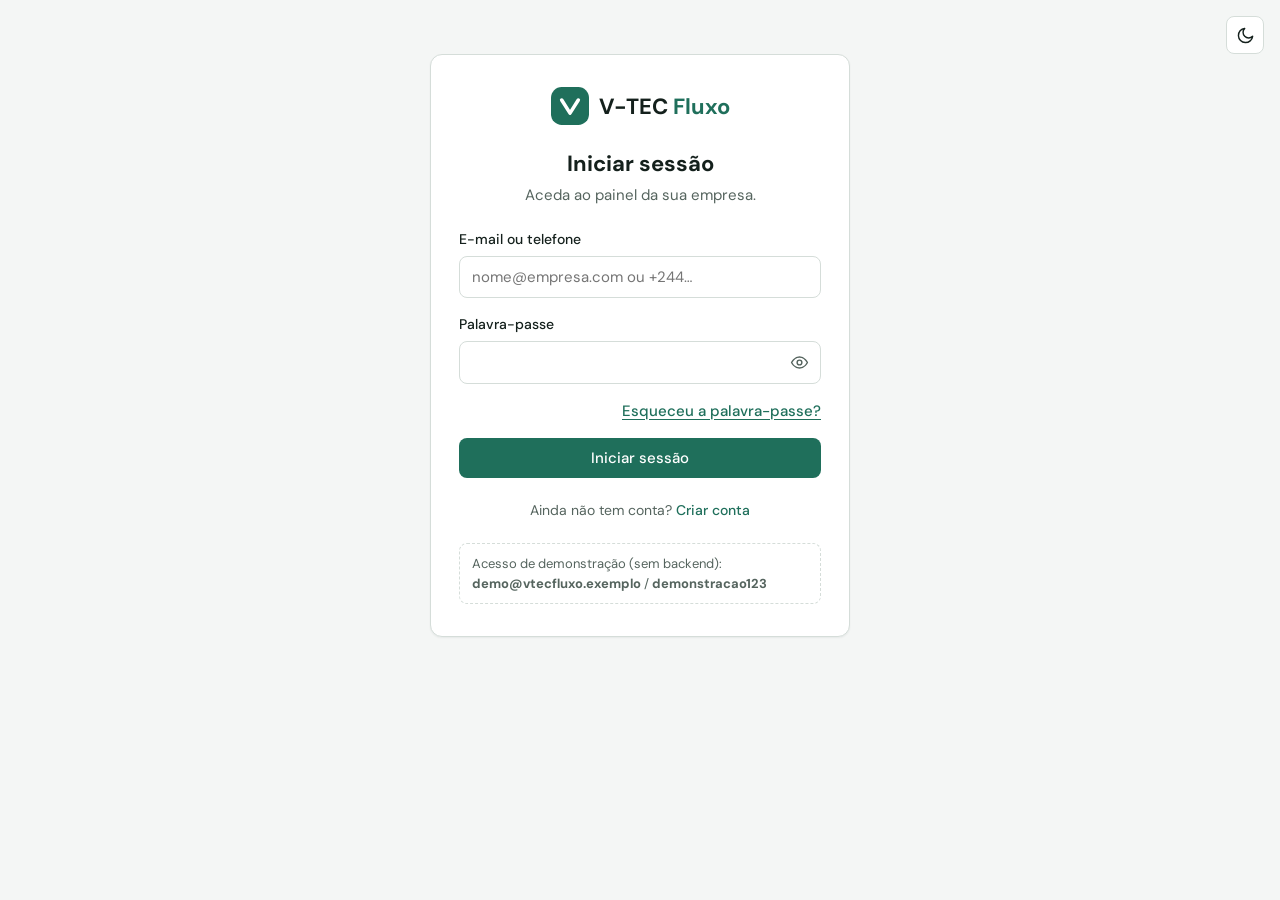
<file: index.html>
<!DOCTYPE html>
<html lang="pt-PT">

<head>
  <meta charset="utf-8">
  <meta name="viewport" content="width=device-width, initial-scale=1">
  <title>Iniciar sessão — V-TEC Fluxo</title>
  <link rel="preconnect" href="https://fonts.googleapis.com">
  <link rel="preconnect" href="https://fonts.gstatic.com" crossorigin>
  <link href="https://fonts.googleapis.com/css2?family=DM+Sans:opsz,wght@9..40,400;9..40,500;9..40,700&display=swap"
    rel="stylesheet">
  <script src="js/tema.js"></script>
  <link rel="stylesheet" href="css/variaveis.css">
  <link rel="stylesheet" href="css/layout.css">
  <link rel="stylesheet" href="css/componentes.css">
  <link rel="stylesheet" href="css/autenticacao.css">
</head>

<body class="pagina-autenticacao">
  <button type="button" class="botao-icone autenticacao__tema" id="botao-tema"></button>
  <main class="autenticacao cartao" style="padding:32px 28px">
    <a class="marca" href="index.html"><svg viewBox="0 0 32 32" aria-hidden="true">
        <rect width="32" height="32" rx="9" fill="currentColor" />
        <path d="M9 11l7 11 7-11" fill="none" stroke="var(--sobre-destaque)" stroke-width="3" stroke-linecap="round"
          stroke-linejoin="round" />
      </svg><span class="marca__nome">V-TEC <span>Fluxo</span></span></a>
    <div class="autenticacao__cabecalho">
      <h1>Iniciar sessão</h1>
      <p>Aceda ao painel da sua empresa.</p>
    </div>
    <form id="formulario-autenticacao" novalidate>
      <div id="alerta-autenticacao" class="alerta-erro" role="alert" hidden></div>
      <div class="campo"><label for="campo-email">E-mail ou telefone</label><input type="text" id="campo-email"
          autocomplete="username" inputmode="email" placeholder="nome@empresa.com ou +244…"></div>
      <div class="campo"><label for="campo-senha">Palavra-passe</label>
        <div class="campo-senha"><input type="password" id="campo-senha" autocomplete="current-password"
            required><button type="button" id="botao-ver-senha" aria-label="Mostrar palavra-passe"></button></div>
      </div>
      <div class="autenticacao__linha"><button type="button" class="ligacao" id="botao-recuperar-senha">Esqueceu a
          palavra-passe?</button></div>
      <button type="submit" class="botao botao--primario" id="botao-entrar">Iniciar sessão</button>
    </form>
    <p class="autenticacao__rodape">Ainda não tem conta? <a class="ligacao" href="cadastro.html">Criar conta</a></p>
    <p class="nota">Acesso de demonstração (sem backend): <strong>demo@vtecfluxo.exemplo</strong> /
      <strong>demonstracao123</strong></p>
  </main>
  <script src="js/dados-demonstrativos.js"></script>
  <script src="js/componentes.js"></script>
  <script src="js/validacao.js"></script>
  <script src="js/autenticacao.js"></script>
</body>

</html>
</file>
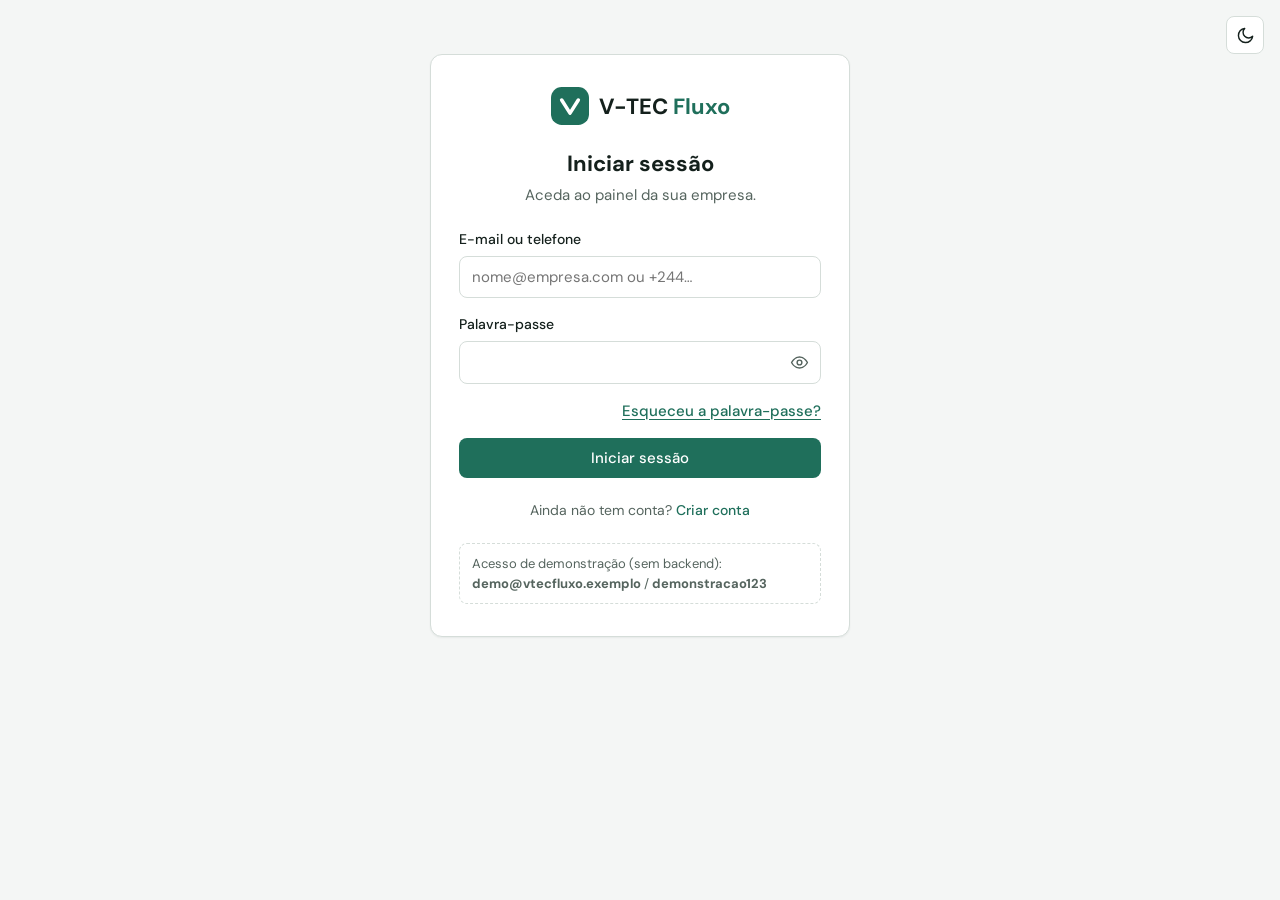
<file: assinaturas.html>
<!DOCTYPE html>
<html lang="pt-PT">

<head>
  <meta charset="utf-8">
  <meta name="viewport" content="width=device-width, initial-scale=1">
  <title>Assinaturas — V-TEC Fluxo</title>
  <link rel="preconnect" href="https://fonts.googleapis.com">
  <link rel="preconnect" href="https://fonts.gstatic.com" crossorigin>
  <link href="https://fonts.googleapis.com/css2?family=DM+Sans:opsz,wght@9..40,400;9..40,500;9..40,700&display=swap"
    rel="stylesheet">
  <script src="js/tema.js"></script>
  <link rel="stylesheet" href="css/variaveis.css">
  <link rel="stylesheet" href="css/layout.css">
  <link rel="stylesheet" href="css/componentes.css">
</head>

<body data-pagina="assinaturas" data-titulo="Assinaturas">
  <main id="conteudo-principal" tabindex="-1">
    <section class="indicadores" id="indicadores-assinatura" aria-label="Resumo da assinatura"></section>
    <section class="cartao cartao--tabela" style="margin-bottom:20px" aria-labelledby="titulo-historico-assinaturas">
      <div style="padding:20px 20px 12px">
        <h2 class="cartao__titulo" id="titulo-historico-assinaturas">Histórico de assinaturas</h2>
        <p class="cartao__texto" style="margin:0">Os planos que já contratou na plataforma.</p>
      </div>
      <table class="tabela">
        <thead>
          <tr>
            <th>Referência</th>
            <th>Plano</th>
            <th>Período</th>
            <th>Valor mensal</th>
            <th>Estado</th>
          </tr>
        </thead>
        <tbody id="corpo-historico-assinaturas"></tbody>
      </table>
    </section>
    <section class="cartao cartao--tabela" aria-labelledby="titulo-historico-pagamentos">
      <div style="padding:20px 20px 12px">
        <h2 class="cartao__titulo" id="titulo-historico-pagamentos">Histórico de pagamentos</h2>
        <p class="cartao__texto" style="margin:0 0 14px">Todos os pagamentos dos planos da plataforma.</p>
        <div class="separadores" id="separadores-pagamentos" role="group" aria-label="Filtrar pagamentos"><button
            type="button" data-filtro="todos" aria-pressed="true">Todos</button><button type="button" data-filtro="pago"
            aria-pressed="false">Pagos</button><button type="button" data-filtro="pendente"
            aria-pressed="false">Pendentes</button><button type="button" data-filtro="falhado"
            aria-pressed="false">Falhados</button></div>
      </div>
      <table class="tabela" id="tabela-pagamentos">
        <thead>
          <tr>
            <th>Referência</th>
            <th>Data</th>
            <th>Plano</th>
            <th>Valor</th>
            <th>Estado</th>
          </tr>
        </thead>
        <tbody id="corpo-historico-pagamentos"></tbody>
      </table>
      <div class="estado-vazio" id="vazio-pagamentos" hidden></div>
      <p class="nota" style="margin:0 20px 20px">Recibos e faturas serão disponibilizados quando o serviço de pagamentos
        for integrado.</p>
    </section>
  </main>
  <script src="js/dados-demonstrativos.js"></script>
  <script src="js/componentes.js"></script>
  <script src="js/assinaturas.js"></script>
</body>

</html>
</file>
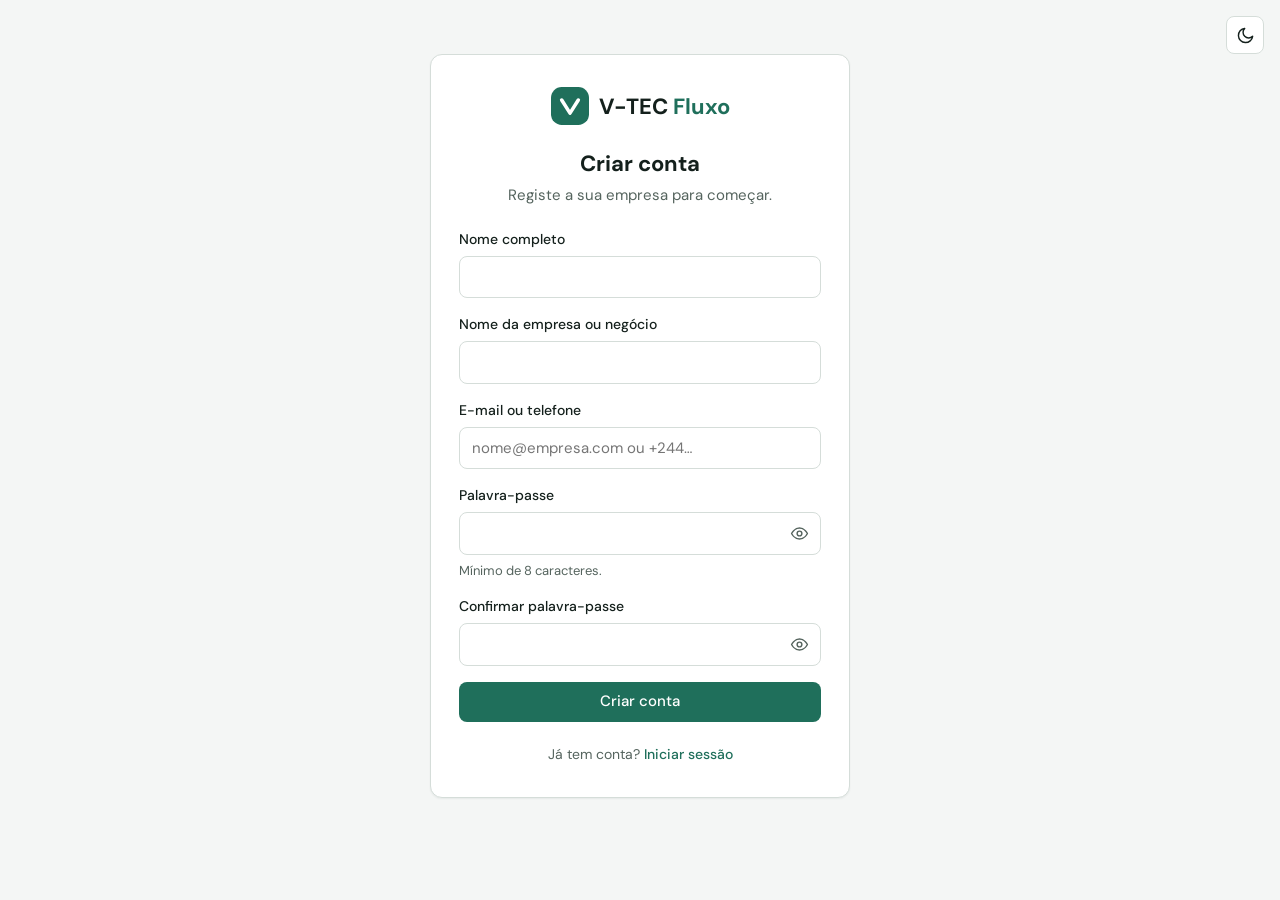
<file: cadastro.html>
<!DOCTYPE html>
<html lang="pt-PT">

<head>
  <meta charset="utf-8">
  <meta name="viewport" content="width=device-width, initial-scale=1">
  <title>Criar conta — V-TEC Fluxo</title>
  <link rel="preconnect" href="https://fonts.googleapis.com">
  <link rel="preconnect" href="https://fonts.gstatic.com" crossorigin>
  <link href="https://fonts.googleapis.com/css2?family=DM+Sans:opsz,wght@9..40,400;9..40,500;9..40,700&display=swap"
    rel="stylesheet">
  <script src="js/tema.js"></script>
  <link rel="stylesheet" href="css/variaveis.css">
  <link rel="stylesheet" href="css/layout.css">
  <link rel="stylesheet" href="css/componentes.css">
  <link rel="stylesheet" href="css/autenticacao.css">
</head>

<body class="pagina-autenticacao">
  <button type="button" class="botao-icone autenticacao__tema" id="botao-tema"></button>
  <main class="autenticacao cartao" style="padding:32px 28px">
    <a class="marca" href="index.html"><svg viewBox="0 0 32 32" aria-hidden="true">
        <rect width="32" height="32" rx="9" fill="currentColor" />
        <path d="M9 11l7 11 7-11" fill="none" stroke="var(--sobre-destaque)" stroke-width="3" stroke-linecap="round"
          stroke-linejoin="round" />
      </svg><span class="marca__nome">V-TEC <span>Fluxo</span></span></a>
    <div class="autenticacao__cabecalho">
      <h1>Criar conta</h1>
      <p>Registe a sua empresa para começar.</p>
    </div>
    <form id="formulario-cadastro" novalidate>
      <div id="alerta-cadastro" class="alerta-erro" role="alert" hidden>Corrija os campos assinalados para continuar.
      </div>
      <div id="aviso-cadastro" class="alerta-informacao" role="status" hidden>Os dados estão válidos, mas a conta ainda
        não foi criada: o registo será ligado ao backend numa fase futura.</div>
      <div class="campo"><label for="campo-nome-completo">Nome completo</label><input type="text"
          id="campo-nome-completo" autocomplete="name" aria-describedby="erro-nome-completo"><span class="campo__erro"
          id="erro-nome-completo" hidden></span></div>
      <div class="campo"><label for="campo-nome-empresa">Nome da empresa ou negócio</label><input type="text"
          id="campo-nome-empresa" autocomplete="organization" aria-describedby="erro-nome-empresa"><span
          class="campo__erro" id="erro-nome-empresa" hidden></span></div>
      <div class="campo"><label for="campo-identificador">E-mail ou telefone</label><input type="text"
          id="campo-identificador" autocomplete="username" inputmode="email" placeholder="nome@empresa.com ou +244…"
          aria-describedby="erro-identificador"><span class="campo__erro" id="erro-identificador" hidden></span></div>
      <div class="campo"><label for="campo-nova-senha">Palavra-passe</label>
        <div class="campo-senha"><input type="password" id="campo-nova-senha" autocomplete="new-password"
            data-rotulo="a palavra-passe" aria-describedby="ajuda-senha erro-nova-senha"><button type="button"
            data-alternar-senha="campo-nova-senha" aria-label="Mostrar a palavra-passe"></button></div><span
          class="campo__ajuda" id="ajuda-senha">Mínimo de 8 caracteres.</span><span class="campo__erro"
          id="erro-nova-senha" hidden></span>
      </div>
      <div class="campo"><label for="campo-confirmar-senha">Confirmar palavra-passe</label>
        <div class="campo-senha"><input type="password" id="campo-confirmar-senha" autocomplete="new-password"
            data-rotulo="a confirmação" aria-describedby="erro-confirmar-senha"><button type="button"
            data-alternar-senha="campo-confirmar-senha" aria-label="Mostrar a confirmação"></button></div><span
          class="campo__erro" id="erro-confirmar-senha" hidden></span>
      </div>
      <button type="submit" class="botao botao--primario">Criar conta</button>
    </form>
    <p class="autenticacao__rodape">Já tem conta? <a class="ligacao" href="index.html">Iniciar sessão</a></p>
  </main>
  <script src="js/dados-demonstrativos.js"></script>
  <script src="js/componentes.js"></script>
  <script src="js/validacao.js"></script>
  <script src="js/cadastro.js"></script>
</body>

</html>
</file>
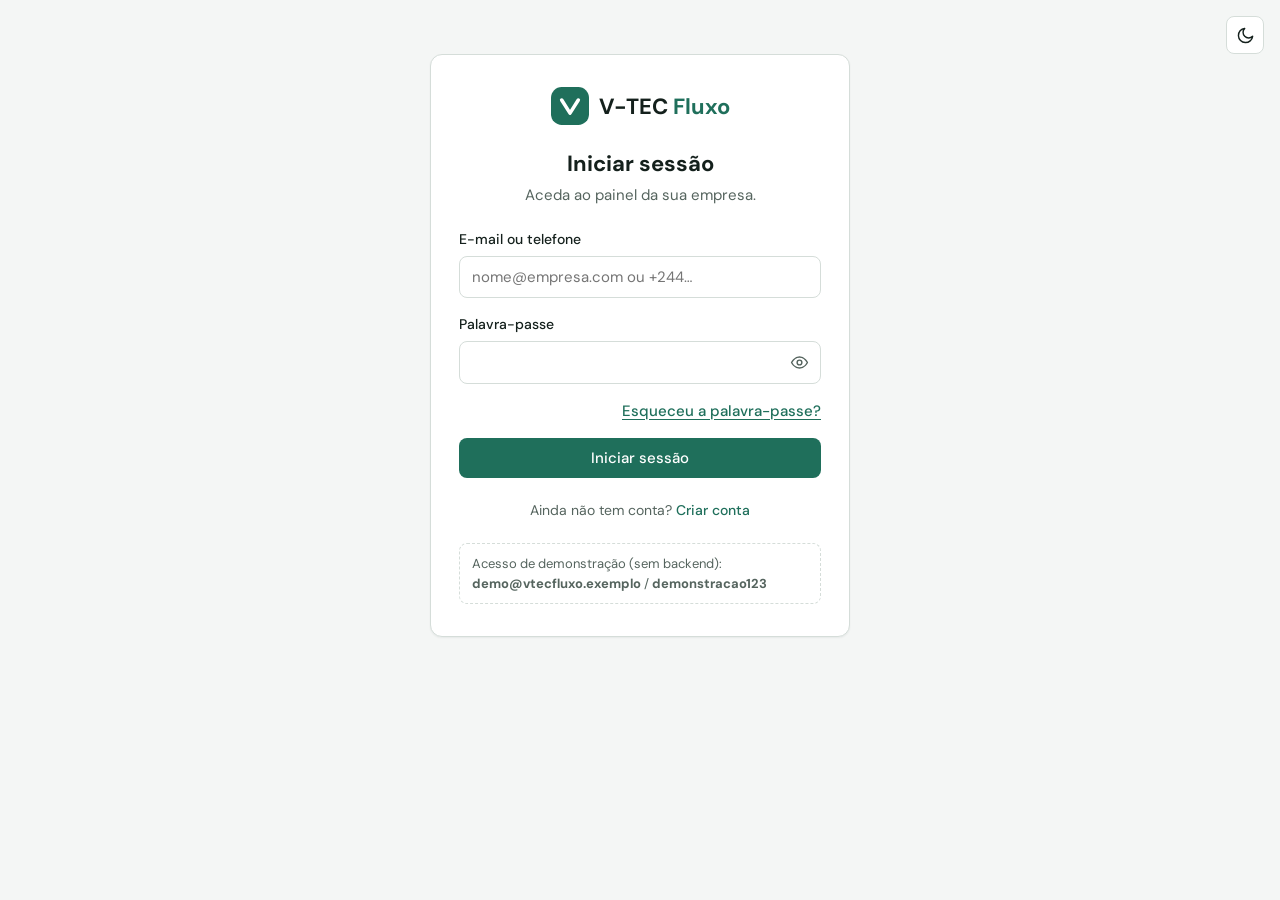
<file: catalogo.html>
<!DOCTYPE html>
<html lang="pt-PT">

<head>
  <meta charset="utf-8">
  <meta name="viewport" content="width=device-width, initial-scale=1">
  <title>Catálogo — V-TEC Fluxo</title>
  <link rel="preconnect" href="https://fonts.googleapis.com">
  <link rel="preconnect" href="https://fonts.gstatic.com" crossorigin>
  <link href="https://fonts.googleapis.com/css2?family=DM+Sans:opsz,wght@9..40,400;9..40,500;9..40,700&display=swap"
    rel="stylesheet">
  <script src="js/tema.js"></script>
  <link rel="stylesheet" href="css/variaveis.css">
  <link rel="stylesheet" href="css/layout.css">
  <link rel="stylesheet" href="css/componentes.css">
</head>

<body data-pagina="catalogo" data-titulo="Catálogo">
  <main id="conteudo-principal" tabindex="-1">
    <div class="barra-ferramentas">
      <div class="campo campo--pesquisa"><label class="visualmente-oculto" for="pesquisa-produtos">Pesquisar
          produtos</label><input type="search" id="pesquisa-produtos" placeholder="Pesquisar produto"></div>
      <div class="separadores" id="separadores-produtos" role="group" aria-label="Filtrar produtos"><button
          type="button" data-filtro="todos" aria-pressed="true">Todos</button><button type="button"
          data-filtro="disponiveis" aria-pressed="false">Disponíveis</button><button type="button"
          data-filtro="esgotados" aria-pressed="false">Esgotados</button></div>
      <div class="barra-ferramentas__acao"><button type="button" class="botao botao--primario"
          id="botao-adicionar-produto"><svg viewBox="0 0 24 24" fill="none" stroke="currentColor" stroke-width="1.8"
            stroke-linecap="round" aria-hidden="true">
            <path d="M12 5v14M5 12h14" />
          </svg>Adicionar produto</button></div>
    </div>
    <div class="grelha-produtos" id="grelha-produtos"></div>
  </main>
  <script src="js/dados-demonstrativos.js"></script>
  <script src="js/componentes.js"></script>
  <script src="js/catalogo.js"></script>
</body>

</html>
</file>
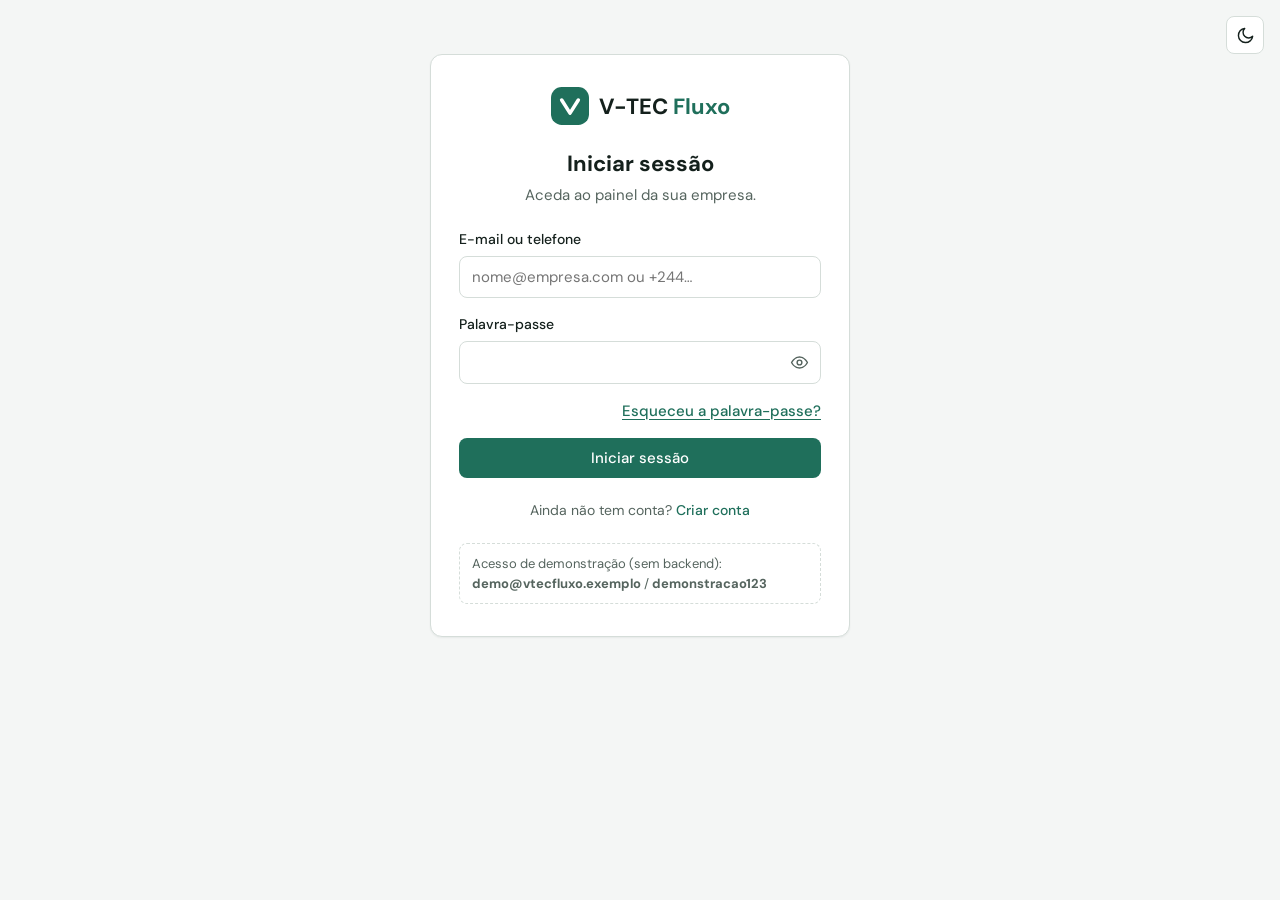
<file: conta.html>
<!DOCTYPE html>
<html lang="pt-PT">
<head>
<meta charset="utf-8">
<meta name="viewport" content="width=device-width, initial-scale=1">
<title>Conta — V-TEC Fluxo</title>
<link rel="preconnect" href="https://fonts.googleapis.com">
<link rel="preconnect" href="https://fonts.gstatic.com" crossorigin>
<link href="https://fonts.googleapis.com/css2?family=DM+Sans:opsz,wght@9..40,400;9..40,500;9..40,700&display=swap" rel="stylesheet">
<script src="js/tema.js"></script>
<link rel="stylesheet" href="css/variaveis.css">
<link rel="stylesheet" href="css/layout.css">
<link rel="stylesheet" href="css/componentes.css">
</head>
<body data-pagina="conta" data-titulo="Conta">
<main id="conteudo-principal" tabindex="-1">
<div class="duas-colunas">
<section class="cartao" aria-labelledby="titulo-informacoes"><h2 class="cartao__titulo" id="titulo-informacoes">Informações da conta</h2><p class="cartao__texto">Dados do responsável e da empresa.</p>
<form id="formulario-conta" novalidate><div class="grelha-campos" id="campos-conta"></div><div class="grupo-acoes"><button type="submit" class="botao botao--primario">Guardar alterações</button></div></form></section>
<div style="display:grid;gap:20px">
<section class="cartao" aria-labelledby="titulo-assinatura"><h2 class="cartao__titulo" id="titulo-assinatura">Assinatura</h2><p class="cartao__texto">O seu plano atual no V-TEC Fluxo (dados de exemplo).</p><div id="resumo-assinatura"></div>
<div class="grupo-acoes"><button type="button" class="botao botao--primario" id="botao-alterar-plano">Alterar plano</button><button type="button" class="botao botao--secundario" id="botao-renovacao"></button></div></section>
<section class="cartao cartao--tabela" aria-labelledby="titulo-pagamentos"><div style="padding:20px 20px 12px"><h2 class="cartao__titulo" id="titulo-pagamentos">Pagamentos recentes</h2><a class="ligacao" href="assinaturas.html">Ver histórico completo</a></div>
<table class="tabela"><thead><tr><th>Referência</th><th>Data</th><th>Valor</th><th>Estado</th></tr></thead><tbody id="corpo-pagamentos"></tbody></table></section>
</div></div>
</main>
<script src="js/dados-demonstrativos.js"></script>
<script src="js/componentes.js"></script>
<script src="js/conta.js"></script>
</body>
</html>
</file>
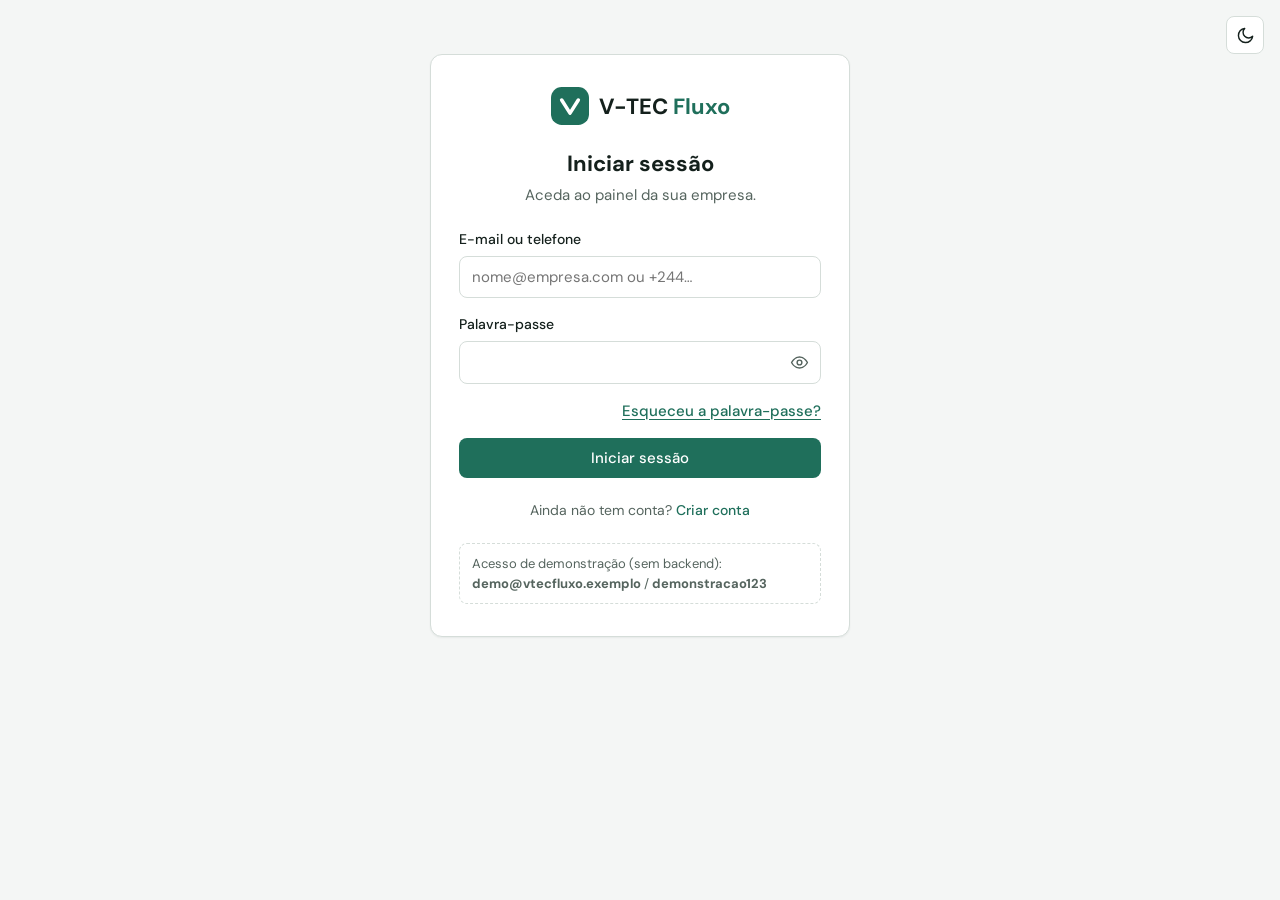
<file: dashboard.html>
<!DOCTYPE html>
<html lang="pt-PT">

<head>
    <meta charset="utf-8">
    <meta name="viewport" content="width=device-width, initial-scale=1">
    <title>Dashboard — V-TEC Fluxo</title>
    <link rel="preconnect" href="https://fonts.googleapis.com">
    <link rel="preconnect" href="https://fonts.gstatic.com" crossorigin>
    <link href="https://fonts.googleapis.com/css2?family=DM+Sans:opsz,wght@9..40,400;9..40,500;9..40,700&display=swap"
        rel="stylesheet">
    <script src="js/tema.js"></script>
    <link rel="stylesheet" href="css/variaveis.css">
    <link rel="stylesheet" href="css/layout.css">
    <link rel="stylesheet" href="css/componentes.css">
</head>

<body data-pagina="dashboard" data-titulo="Dashboard">
    <main id="conteudo-principal" tabindex="-1">
        <section class="indicadores" id="indicadores" aria-label="Indicadores principais"></section>
        <section class="cartao" aria-labelledby="titulo-atividade">
            <h2 class="cartao__titulo" id="titulo-atividade">Atividade recente</h2>
            <p class="cartao__texto">Últimos pedidos e passagens para atendimento humano.</p>
            <ul id="lista-atividade"></ul>
        </section>
    </main>
    <script src="js/dados-demonstrativos.js"></script>
    <script src="js/componentes.js"></script>
    <script src="js/dashboard.js"></script>
</body>

</html>
</file>
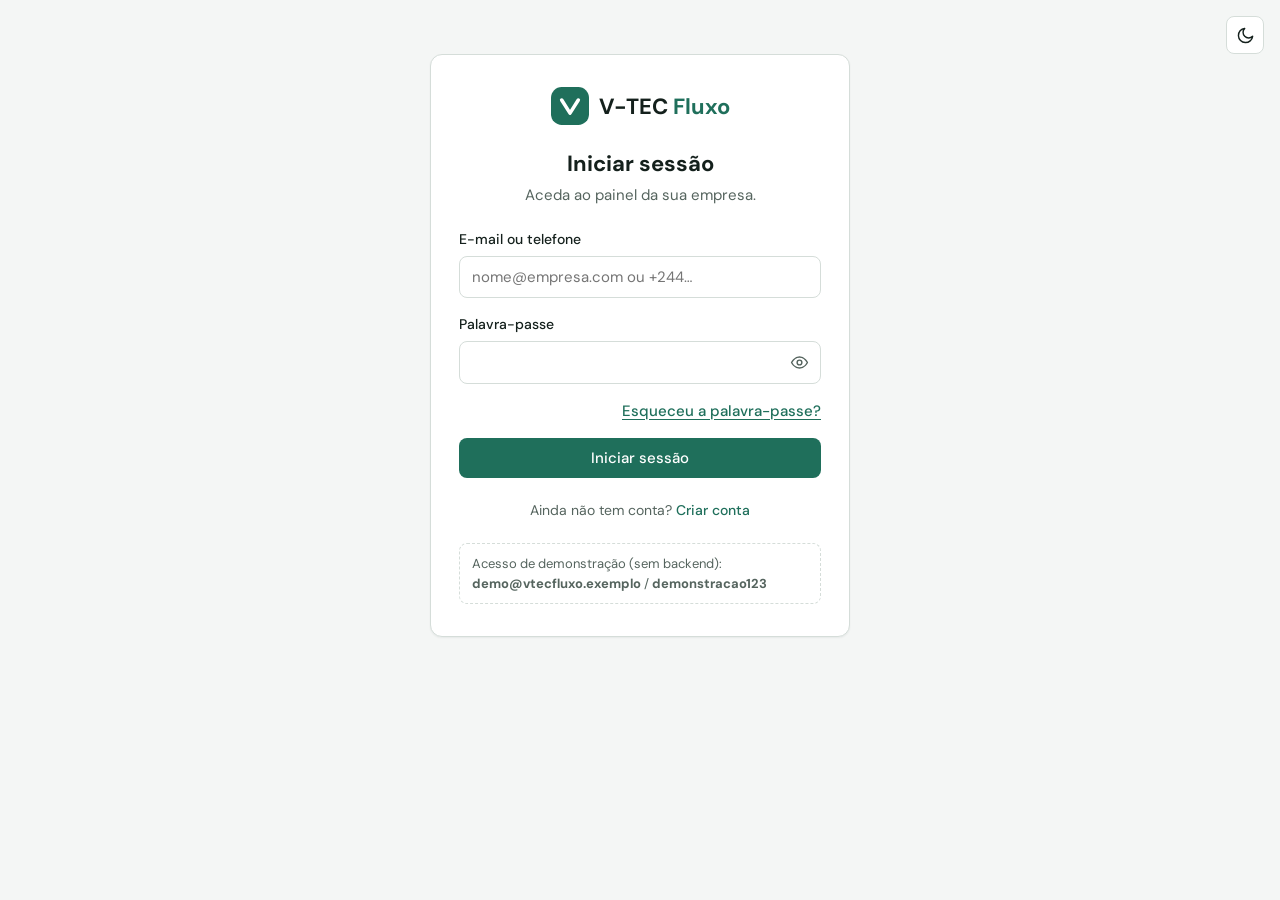
<file: passagens.html>
<!DOCTYPE html>
<html lang="pt-PT">

<head>
    <meta charset="utf-8">
    <meta name="viewport" content="width=device-width, initial-scale=1">
    <title>Passagens — V-TEC Fluxo</title>
    <link rel="preconnect" href="https://fonts.googleapis.com">
    <link rel="preconnect" href="https://fonts.gstatic.com" crossorigin>
    <link href="https://fonts.googleapis.com/css2?family=DM+Sans:opsz,wght@9..40,400;9..40,500;9..40,700&display=swap"
        rel="stylesheet">
    <script src="js/tema.js"></script>
    <link rel="stylesheet" href="css/variaveis.css">
    <link rel="stylesheet" href="css/layout.css">
    <link rel="stylesheet" href="css/componentes.css">
</head>

<body data-pagina="passagens" data-titulo="Passagens">
    <main id="conteudo-principal" tabindex="-1">
        <div class="barra-ferramentas">
            <div class="separadores" id="separadores-passagens" role="group" aria-label="Filtrar passagens"><button
                    type="button" data-filtro="todas" aria-pressed="true">Todas</button><button type="button"
                    data-filtro="pendente" aria-pressed="false">Pendentes</button><button type="button"
                    data-filtro="respondido" aria-pressed="false">Respondidas</button></div>
        </div>
        <div class="lista-passagens" id="lista-passagens"></div>
    </main>
    <script src="js/dados-demonstrativos.js"></script>
    <script src="js/componentes.js"></script>
    <script src="js/passagens.js"></script>
</body>

</html>
</file>
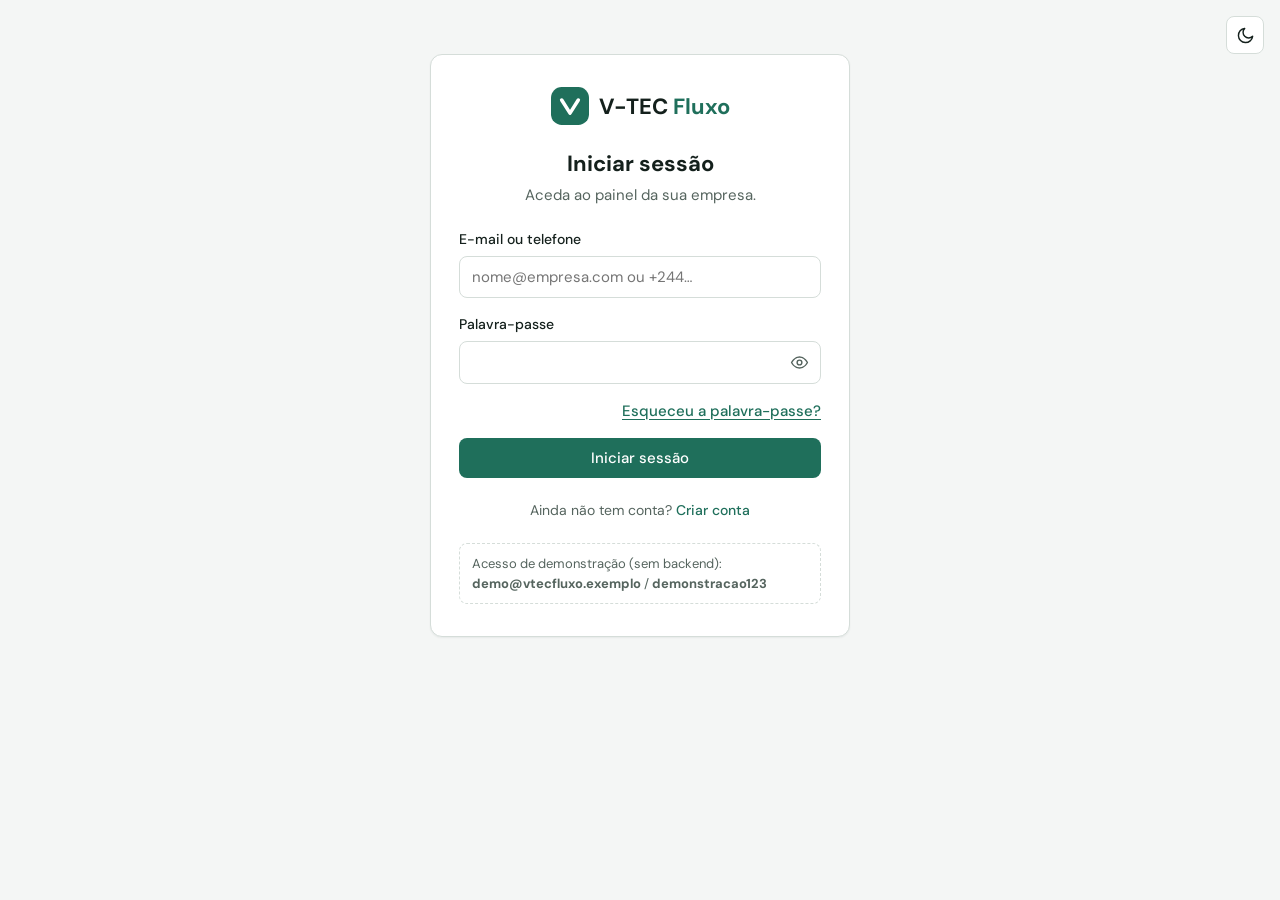
<file: pedidos.html>
<!DOCTYPE html>
<html lang="pt-PT">

<head>
  <meta charset="utf-8">
  <meta name="viewport" content="width=device-width, initial-scale=1">
  <title>Pedidos — V-TEC Fluxo</title>
  <link rel="preconnect" href="https://fonts.googleapis.com">
  <link rel="preconnect" href="https://fonts.gstatic.com" crossorigin>
  <link href="https://fonts.googleapis.com/css2?family=DM+Sans:opsz,wght@9..40,400;9..40,500;9..40,700&display=swap"
    rel="stylesheet">
  <script src="js/tema.js"></script>
  <link rel="stylesheet" href="css/variaveis.css">
  <link rel="stylesheet" href="css/layout.css">
  <link rel="stylesheet" href="css/componentes.css">
</head>

<body data-pagina="pedidos" data-titulo="Pedidos">
  <main id="conteudo-principal" tabindex="-1">
    <div class="barra-ferramentas">
      <div class="campo campo--pesquisa"><label class="visualmente-oculto" for="pesquisa-pedidos">Pesquisar
          pedidos</label><input type="search" id="pesquisa-pedidos"
          placeholder="Pesquisar por número do pedido ou cliente"></div>
      <div class="campo"><label class="visualmente-oculto" for="filtro-estado-pedidos">Filtrar por estado</label><select
          id="filtro-estado-pedidos">
          <option value="todos">Todos os estados</option>
          <option value="abertos">Em aberto</option>
          <option value="pendente">Pendente</option>
          <option value="preparacao">Em preparação</option>
          <option value="pronto">Pronto</option>
          <option value="concluido">Concluído</option>
          <option value="cancelado">Cancelado</option>
        </select></div>
    </div>
    <div class="cartao cartao--tabela">
      <table class="tabela" id="tabela-pedidos">
        <thead>
          <tr>
            <th>Pedido</th>
            <th>Cliente</th>
            <th>Produtos</th>
            <th>Total</th>
            <th>Pagamento</th>
            <th>Entrega</th>
            <th>Estado</th>
            <th>Data</th>
            <th><span class="visualmente-oculto">Ações</span></th>
          </tr>
        </thead>
        <tbody id="corpo-tabela-pedidos"></tbody>
      </table>
      <div class="estado-vazio" id="vazio-pedidos" hidden></div>
    </div>
  </main>
  <script src="js/dados-demonstrativos.js"></script>
  <script src="js/componentes.js"></script>
  <script src="js/pedidos.js"></script>
</body>

</html>
</file>
<file: css/variaveis.css>
:root{--fonte:"DM Sans",system-ui,-apple-system,"Segoe UI",sans-serif;--raio:12px;--raio-pequeno:8px;--largura-lateral:248px;--transicao:.18s ease;
--fundo:#F4F6F5;--superficie:#FFFFFF;--texto:#14201C;--texto-suave:#55645E;--borda:#D5DDD9;--destaque:#1F6F5B;--sobre-destaque:#FFFFFF;
--destaque-suave:color-mix(in srgb,var(--destaque) 10%,transparent);
--aviso:#9A5B00;--perigo:#B3261E;--info:#245FA8;--sombra:0 1px 2px rgba(20,32,28,.06)}
[data-tema="escuro"]{--fundo:#0A1512;--superficie:#11231D;--texto:#E8F1ED;--texto-suave:#9DB5AC;--borda:#24433A;--destaque:#3DDC97;--sobre-destaque:#0A1512;
--aviso:#F2B84B;--perigo:#FF8A80;--info:#7DB4F0;--sombra:none;color-scheme:dark}
*,*::before,*::after{box-sizing:border-box}
body{margin:0;font-family:var(--fonte);background:var(--fundo);color:var(--texto);font-size:15px;line-height:1.5;-webkit-font-smoothing:antialiased}
h1,h2,h3,p,dl,dd,ul{margin:0;padding:0}ul{list-style:none}
button,input,select,textarea{font:inherit;color:inherit}
img,svg{display:block;max-width:100%}
a{color:inherit}
:focus-visible{outline:2px solid var(--destaque);outline-offset:2px}
[hidden]{display:none!important}
.visualmente-oculto{position:absolute;width:1px;height:1px;overflow:hidden;clip:rect(0 0 0 0);white-space:nowrap}
.saltar-conteudo{position:absolute;left:12px;top:-60px;z-index:50;padding:8px 14px;border-radius:var(--raio-pequeno);background:var(--destaque);color:var(--sobre-destaque)}
.saltar-conteudo:focus{top:12px}
@media (prefers-reduced-motion:reduce){*{animation:none!important;transition:none!important}}
</file>
<file: css/layout.css>
.aplicacao{--altura-topo:65px;display:grid;grid-template-columns:var(--largura-lateral) minmax(0,1fr);min-height:100vh}
.barra-lateral{position:sticky;top:0;align-self:start;height:100vh;display:flex;flex-direction:column;gap:24px;padding:20px 14px;background:var(--superficie);border-right:1px solid var(--borda)}
.marca{display:flex;align-items:center;gap:10px;padding:0 8px;font-weight:700;font-size:17px;text-decoration:none}
.marca svg{width:30px;height:30px;color:var(--destaque)}
.marca__nome span{color:var(--destaque)}
.navegacao{display:flex;flex-direction:column;gap:2px}
.navegacao__ligacao{display:flex;align-items:center;gap:12px;padding:10px 12px;border-radius:var(--raio-pequeno);text-decoration:none;color:var(--texto-suave);font-weight:500;background:none;border:0;width:100%;text-align:left;cursor:pointer;transition:background var(--transicao),color var(--transicao)}
.navegacao__ligacao svg{width:20px;height:20px;flex:none}
.navegacao__ligacao:hover{background:var(--destaque-suave);color:var(--texto)}
.navegacao__ligacao[aria-current="page"]{background:var(--destaque-suave);color:var(--destaque);font-weight:700;box-shadow:inset 3px 0 0 var(--destaque)}
.navegacao__contador{margin-left:auto;min-width:22px;padding:0 7px;border-radius:99px;background:var(--destaque);color:var(--sobre-destaque);font-size:12px;font-weight:700;text-align:center}
.barra-lateral__rodape{margin-top:auto;border-top:1px solid var(--borda);padding-top:12px}
.area-principal{display:flex;flex-direction:column;min-width:0}
.barra-topo{position:sticky;top:0;z-index:30;min-height:var(--altura-topo);display:flex;align-items:center;gap:12px;padding:12px 28px;background:color-mix(in srgb,var(--fundo) 90%,transparent);backdrop-filter:blur(8px);border-bottom:1px solid var(--borda)}
.barra-topo h1{font-size:20px;font-weight:700;margin-right:auto}
.botao-icone.botao-menu{display:none}
.utilizador{display:flex;align-items:center;gap:10px;padding:4px 14px 4px 4px;border-radius:99px;border:1px solid var(--borda);background:var(--superficie);text-decoration:none;transition:border-color var(--transicao)}
.utilizador:hover{border-color:var(--destaque)}
.utilizador__iniciais{display:grid;place-items:center;width:32px;height:32px;border-radius:50%;background:var(--destaque);color:var(--sobre-destaque);font-size:13px;font-weight:700}
.utilizador__texto{line-height:1.2;font-size:13px;font-weight:500}
.utilizador__texto small{display:block;color:var(--texto-suave);font-weight:400}
#conteudo-principal{padding:28px;max-width:1280px;width:100%;outline:none}
.pelicula{display:none}
@media (max-width:900px){
.aplicacao{grid-template-columns:minmax(0,1fr)}
.barra-lateral{position:fixed;inset:var(--altura-topo) auto 0 0;height:auto;z-index:20;visibility:hidden;width:min(280px,84vw);transform:translateX(-100%);transition:transform .22s ease,visibility 0s .22s}
.aplicacao--menu-aberto .barra-lateral{transform:none;visibility:visible;transition:transform .22s ease}
.barra-lateral .marca{display:none}
.pelicula{display:block;position:fixed;inset:var(--altura-topo) 0 0 0;z-index:15;background:rgba(5,12,10,.5);opacity:0;pointer-events:none;transition:opacity .22s ease}
.aplicacao--menu-aberto .pelicula{opacity:1;pointer-events:auto}
.botao-icone.botao-menu{display:inline-grid}
.barra-topo,#conteudo-principal{padding-left:16px;padding-right:16px}
}
@media (max-width:600px){.utilizador__texto,.etiqueta-demonstracao{display:none}.utilizador{padding-right:4px}#conteudo-principal{padding-top:20px}}
</file>
<file: css/componentes.css>
.cartao{background:var(--superficie);border:1px solid var(--borda);border-radius:var(--raio);box-shadow:var(--sombra);padding:20px}
.cartao--tabela{padding:0;overflow:hidden}
.cartao__titulo{font-size:16px;font-weight:700;margin-bottom:4px}
.cartao__texto{color:var(--texto-suave);font-size:14px;margin-bottom:16px}
.etiqueta-demonstracao{padding:3px 10px;border-radius:99px;border:1px dashed var(--borda);color:var(--texto-suave);font-size:12px}
.botao{display:inline-flex;align-items:center;justify-content:center;gap:8px;min-height:40px;padding:0 16px;border-radius:var(--raio-pequeno);border:1px solid transparent;font-weight:500;cursor:pointer;text-decoration:none;transition:background var(--transicao),border-color var(--transicao),transform var(--transicao)}
.botao svg{width:18px;height:18px}
.botao:active{transform:scale(.98)}
.botao--primario{background:var(--destaque);color:var(--sobre-destaque)}
.botao--primario:hover{background:color-mix(in srgb,var(--destaque) 86%,#000)}
.botao--secundario{background:var(--superficie);border-color:var(--borda)}
.botao--secundario:hover{border-color:var(--destaque);color:var(--destaque)}
.botao--perigo{background:var(--perigo);color:#fff}
.botao--pequeno{min-height:34px;padding:0 12px;font-size:14px}
.botao[disabled]{opacity:.65;cursor:progress}
.botao-icone{display:inline-grid;place-items:center;width:38px;height:38px;border-radius:var(--raio-pequeno);border:1px solid var(--borda);background:var(--superficie);cursor:pointer;transition:border-color var(--transicao),color var(--transicao)}
.botao-icone:hover{border-color:var(--destaque);color:var(--destaque)}
.botao-icone svg{width:19px;height:19px}
.rotacao{width:16px;height:16px;border:2px solid currentColor;border-right-color:transparent;border-radius:50%;animation:rodar .7s linear infinite}
@keyframes rodar{to{transform:rotate(360deg)}}
.campo{display:flex;flex-direction:column;gap:6px}
.campo label{font-size:14px;font-weight:500}
.campo input,.campo select,.campo textarea{width:100%;min-height:42px;padding:9px 12px;border-radius:var(--raio-pequeno);border:1px solid var(--borda);background:var(--superficie);transition:border-color var(--transicao),box-shadow var(--transicao)}
.campo textarea{min-height:96px;resize:vertical}
.campo input:focus,.campo select:focus,.campo textarea:focus{outline:none;border-color:var(--destaque);box-shadow:0 0 0 3px var(--destaque-suave)}
.campo[data-invalido] input,.campo[data-invalido] textarea,.campo[data-invalido] select{border-color:var(--perigo)}
.campo__erro{color:var(--perigo);font-size:13px}
.campo__ajuda{color:var(--texto-suave);font-size:13px}
.campo--linha{flex-direction:row;align-items:center;gap:10px}.campo--linha input{width:auto;min-height:0}
.grelha-campos{display:grid;grid-template-columns:repeat(2,minmax(0,1fr));gap:14px}
.grelha-campos .campo--larga{grid-column:1/-1}
.barra-ferramentas{display:flex;flex-wrap:wrap;gap:10px;margin-bottom:16px;align-items:center}
.barra-ferramentas .campo--pesquisa{flex:1 1 260px}
.barra-ferramentas__acao{margin-left:auto}
.separadores{display:inline-flex;padding:3px;border:1px solid var(--borda);border-radius:var(--raio-pequeno);background:var(--superficie)}
.separadores button{min-height:34px;padding:0 14px;border:0;border-radius:6px;background:none;color:var(--texto-suave);cursor:pointer;font-weight:500}
.separadores button[aria-pressed="true"]{background:var(--destaque-suave);color:var(--destaque);font-weight:700}
.selo{display:inline-flex;align-items:center;gap:6px;padding:2px 10px;border-radius:99px;font-size:13px;font-weight:500;white-space:nowrap;color:var(--cor-selo,var(--texto-suave));background:color-mix(in srgb,var(--cor-selo,var(--texto-suave)) 13%,transparent)}
.selo::before{content:"";width:6px;height:6px;border-radius:50%;background:currentColor}
.selo--sucesso{--cor-selo:var(--destaque)}.selo--aviso{--cor-selo:var(--aviso)}.selo--info{--cor-selo:var(--info)}.selo--perigo{--cor-selo:var(--perigo)}
.indicadores{display:grid;grid-template-columns:repeat(auto-fit,minmax(220px,1fr));gap:16px;margin-bottom:24px}
.indicador{display:grid;grid-template-columns:auto 1fr;column-gap:14px;align-items:center;padding:18px 20px;text-decoration:none;background:var(--superficie);border:1px solid var(--borda);border-radius:var(--raio);box-shadow:var(--sombra);transition:border-color var(--transicao)}
.indicador:hover{border-color:var(--destaque)}
.indicador__icone{grid-row:span 3;display:grid;place-items:center;width:42px;height:42px;border-radius:10px;background:var(--destaque-suave);color:var(--destaque)}
.indicador__icone svg{width:21px;height:21px}
.indicador__valor{font-size:32px;font-weight:700;line-height:1.1;letter-spacing:-.02em}
.indicador__rotulo{font-weight:500}
.indicador__descricao{color:var(--texto-suave);font-size:13px}
.indicador--atencao{border-color:color-mix(in srgb,var(--aviso) 55%,var(--borda))}
.indicador--atencao .indicador__icone{background:color-mix(in srgb,var(--aviso) 14%,transparent);color:var(--aviso)}
.atividade__item{display:flex;gap:14px;align-items:flex-start;padding:14px 0;border-top:1px solid var(--borda)}
.atividade__item:first-child{border-top:0;padding-top:4px}
.atividade__icone{display:grid;place-items:center;flex:none;width:34px;height:34px;border-radius:50%;background:var(--destaque-suave);color:var(--destaque)}
.atividade__icone svg{width:17px;height:17px}
.atividade__icone--passagem{background:color-mix(in srgb,var(--aviso) 14%,transparent);color:var(--aviso)}
.atividade__item small{color:var(--texto-suave)}
.tabela{width:100%;border-collapse:collapse}
.tabela th{padding:12px 16px;text-align:left;font-size:13px;font-weight:500;color:var(--texto-suave);border-bottom:1px solid var(--borda);white-space:nowrap}
.tabela td{padding:14px 16px;border-bottom:1px solid var(--borda);vertical-align:middle}
.tabela tbody tr:last-child td{border-bottom:0}
.tabela tbody tr{transition:background var(--transicao)}
.tabela tbody tr:hover{background:var(--destaque-suave)}
.tabela .numero{font-weight:700;white-space:nowrap}
.tabela small{display:block;color:var(--texto-suave)}
.lista-detalhes{display:grid;grid-template-columns:auto 1fr;gap:8px 18px}
.lista-detalhes dt{color:var(--texto-suave);font-size:14px}.lista-detalhes dd{font-weight:500}
.lista-itens{border:1px solid var(--borda);border-radius:var(--raio-pequeno);margin:16px 0}
.lista-itens li{display:flex;justify-content:space-between;gap:12px;padding:10px 14px;border-top:1px solid var(--borda)}
.lista-itens li:first-child{border-top:0}
.grelha-produtos{display:grid;grid-template-columns:repeat(auto-fill,minmax(230px,1fr));gap:16px}
.produto{display:flex;flex-direction:column;overflow:hidden;background:var(--superficie);border:1px solid var(--borda);border-radius:var(--raio);box-shadow:var(--sombra)}
.produto__imagem{aspect-ratio:4/3;width:100%;object-fit:cover;background:var(--destaque-suave)}
.produto__sem-foto{display:grid;place-items:center;aspect-ratio:4/3;background:var(--destaque-suave);color:var(--destaque);font-size:34px;font-weight:700}
.produto--esgotado .produto__imagem,.produto--esgotado .produto__sem-foto{opacity:.55}
.produto__corpo{display:flex;flex-direction:column;gap:6px;padding:14px 16px;flex:1}
.produto__nome{font-weight:700}
.produto__preco{font-size:18px;font-weight:700}
.produto__stock{color:var(--texto-suave);font-size:13px}
.produto__acoes{display:flex;gap:8px;margin-top:auto;padding-top:10px}.produto__acoes .botao{flex:1}
.pre-visualizacao-foto{width:100%;max-height:170px;object-fit:cover;border-radius:var(--raio-pequeno);border:1px solid var(--borda)}
.lista-passagens{display:grid;gap:12px}
.passagem{display:grid;gap:8px;padding:16px 18px;background:var(--superficie);border:1px solid var(--borda);border-radius:var(--raio);box-shadow:var(--sombra)}
.passagem--pendente{border-left:4px solid var(--aviso)}
.passagem__topo{display:flex;justify-content:space-between;gap:10px;align-items:center;flex-wrap:wrap}
.passagem__motivo{font-weight:700}
.passagem__mensagem{color:var(--texto-suave);display:-webkit-box;-webkit-line-clamp:2;-webkit-box-orient:vertical;overflow:hidden}
.passagem__rodape{display:flex;justify-content:space-between;align-items:center;gap:10px;flex-wrap:wrap;font-size:13px;color:var(--texto-suave)}
.citacao{padding:12px 14px;border-radius:var(--raio-pequeno);background:var(--destaque-suave);border-left:3px solid var(--destaque)}
.nota{padding:10px 12px;border-radius:var(--raio-pequeno);border:1px dashed var(--borda);color:var(--texto-suave);font-size:13px}
.duas-colunas{display:grid;grid-template-columns:repeat(2,minmax(0,1fr));gap:20px;align-items:start}
.cartao__cabecalho{display:flex;justify-content:space-between;gap:12px;align-items:flex-start;flex-wrap:wrap}
.grupo-acoes{display:flex;gap:10px;flex-wrap:wrap;margin-top:18px}
.estado-vazio{display:grid;justify-items:center;gap:8px;padding:48px 20px;text-align:center}
.estado-vazio svg{width:40px;height:40px;color:var(--destaque)}
.estado-vazio h2{font-size:17px}.estado-vazio p{color:var(--texto-suave);max-width:38ch}
.a-carregar>*:not(.esqueleto){display:none}
.esqueleto{display:grid;gap:14px}
.esqueleto span{height:84px;border-radius:var(--raio);background:linear-gradient(90deg,var(--borda),var(--superficie),var(--borda));background-size:200% 100%;animation:brilho 1.2s linear infinite}
@keyframes brilho{to{background-position:-200% 0}}
dialog.modal{width:min(560px,calc(100vw - 24px));max-height:calc(100dvh - 24px);padding:0;border:1px solid var(--borda);border-radius:16px;background:var(--superficie);color:var(--texto);box-shadow:0 20px 50px rgba(0,0,0,.28)}
dialog.modal[open]{animation:entrar .2s ease}
dialog.modal::backdrop{background:rgba(5,12,10,.55)}
@keyframes entrar{from{opacity:0;transform:translateY(8px) scale(.98)}}
.modal__formulario{display:flex;flex-direction:column;max-height:calc(100dvh - 26px)}
.modal__cabecalho,.modal__rodape{display:flex;align-items:center;gap:10px;padding:16px 20px}
.modal__cabecalho{justify-content:space-between;border-bottom:1px solid var(--borda)}
.modal__cabecalho h2{font-size:18px}
.modal__corpo{padding:20px;overflow:auto}
.modal__rodape{justify-content:flex-end;border-top:1px solid var(--borda)}
#area-avisos{position:fixed;right:16px;bottom:16px;z-index:60;display:grid;gap:8px;max-width:calc(100vw - 32px)}
.aviso{padding:12px 16px;border-radius:var(--raio-pequeno);background:var(--texto);color:var(--fundo);font-size:14px;box-shadow:0 8px 24px rgba(0,0,0,.25);animation:entrar .25s ease}
.aviso--erro{background:var(--perigo);color:#fff}
@media (max-width:900px){.duas-colunas{grid-template-columns:minmax(0,1fr)}}
@media (max-width:820px){
.tabela thead{display:none}
.tabela tbody tr{display:block;padding:12px 16px;border-bottom:1px solid var(--borda)}
.tabela td{display:flex;justify-content:space-between;align-items:center;gap:14px;padding:5px 0;border:0;text-align:right}
.tabela td[data-rotulo]::before{content:attr(data-rotulo);color:var(--texto-suave);font-size:13px;text-align:left}
.tabela td:last-child{justify-content:flex-end;padding-top:10px}
}
@media (max-width:520px){.grelha-campos{grid-template-columns:minmax(0,1fr)}.barra-ferramentas__acao{margin-left:0;width:100%}.barra-ferramentas__acao .botao{width:100%}}
.indicador>*{min-width:0}.indicador__valor{overflow-wrap:anywhere}
.separadores{max-width:100%;overflow-x:auto}.separadores button{white-space:nowrap}
</file>
<file: css/autenticacao.css>
.pagina-autenticacao{min-height:100vh;display:grid;place-items:center;padding:20px}
.autenticacao{width:min(420px,100%);display:grid;gap:22px}
.autenticacao .marca{justify-content:center;font-size:22px}.autenticacao .marca svg{width:38px;height:38px}
.autenticacao__cabecalho{text-align:center}.autenticacao__cabecalho h1{font-size:22px;margin-bottom:4px}.autenticacao__cabecalho p{color:var(--texto-suave)}
.autenticacao form{display:grid;gap:16px}
.campo-senha{position:relative}.campo-senha input{padding-right:48px}
.campo-senha button{position:absolute;right:4px;top:50%;transform:translateY(-50%);width:36px;height:36px;display:grid;place-items:center;border:0;background:none;border-radius:6px;cursor:pointer;color:var(--texto-suave)}
.campo-senha button svg{width:19px;height:19px}
.alerta-erro{padding:10px 14px;border-radius:var(--raio-pequeno);border:1px solid var(--perigo);background:color-mix(in srgb,var(--perigo) 10%,transparent);color:var(--perigo);font-size:14px}
.alerta-erro.agitar{animation:agitar .35s}
@keyframes agitar{25%{transform:translateX(-5px)}75%{transform:translateX(5px)}}
.ligacao{background:none;border:0;padding:0;color:var(--destaque);font-weight:500;cursor:pointer;text-decoration:underline;text-underline-offset:3px}
.autenticacao__linha{display:flex;justify-content:flex-end}
.autenticacao__tema{position:fixed;top:16px;right:16px}
.autenticacao__rodape{text-align:center;color:var(--texto-suave);font-size:14px}
.autenticacao__rodape .ligacao{text-decoration:none}
.alerta-informacao{padding:10px 14px;border-radius:var(--raio-pequeno);border:1px solid var(--info);background:color-mix(in srgb,var(--info) 10%,transparent);color:var(--info);font-size:14px}
.campo[data-valido] input{border-color:var(--destaque)}
.campo[data-valido]>label::after{content:" ✓";color:var(--destaque);font-weight:700}
.pagina-autenticacao{align-items:start;padding-top:max(20px,6vh)}
.autenticacao .campo__erro::before{content:"! ";font-weight:700}
</file>
